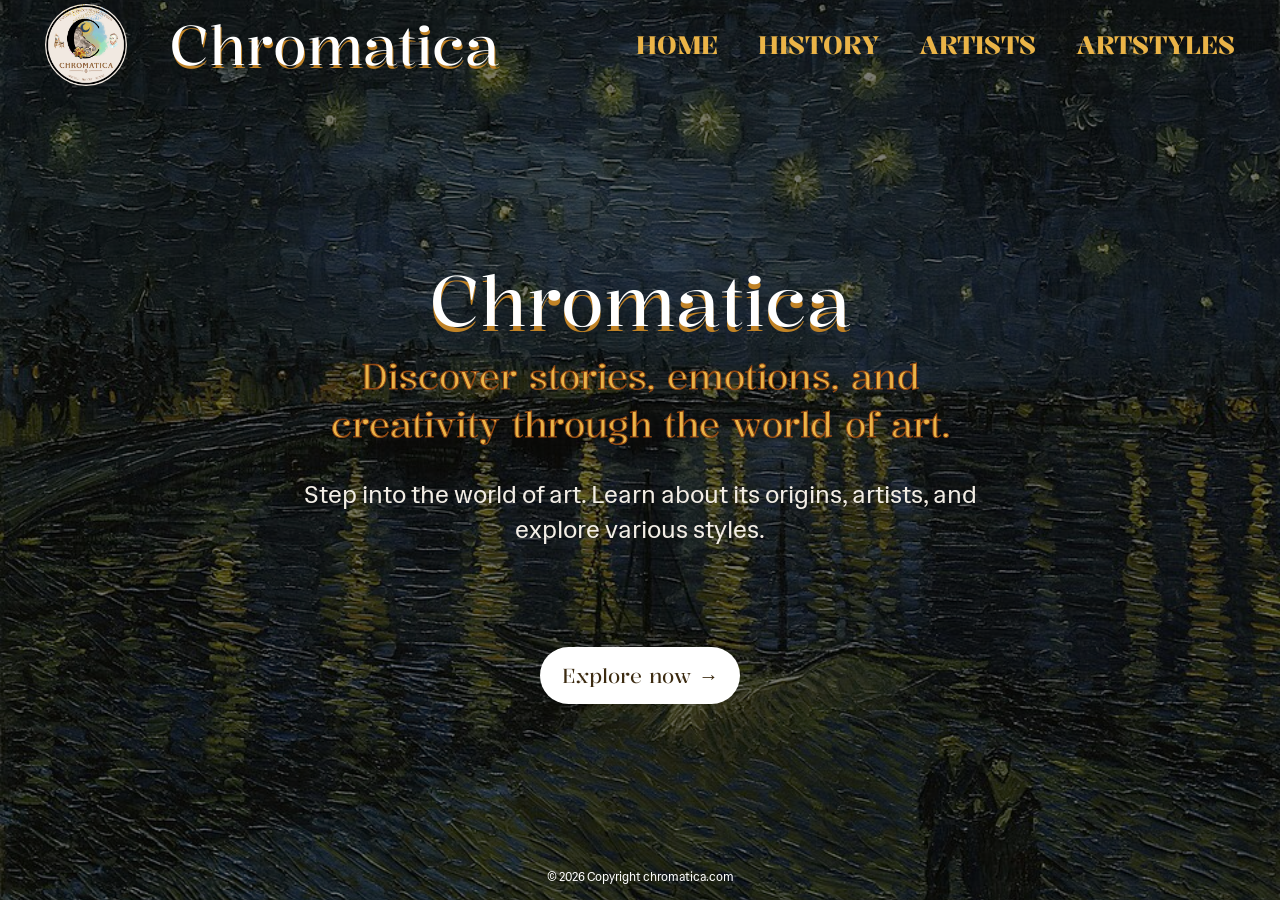
<file: index.html>
<!DOCTYPE html>
<html lang="en">
<head>
    <meta charset="UTF-8">
    <meta name="viewport" content="width=device-width, initial-scale=1.0">
    <title>CHROMATICA</title>
    <link rel="stylesheet" href="css/styles.css">
    <link rel="stylesheet" href="css/index.css">
    <link rel="preconnect" href="https://fonts.googleapis.com">
    <link rel="preconnect" href="https://fonts.gstatic.com" crossorigin>
    <link href="https://fonts.googleapis.com/css2?family=Kalnia:wght@100..700&display=swap" rel="stylesheet">
    <link rel="preconnect" href="https://fonts.googleapis.com">
    <link rel="preconnect" href="https://fonts.gstatic.com" crossorigin>
    <link href="https://fonts.googleapis.com/css2?family=Hedvig+Letters+Sans&family=Kalnia:wght@100..700&display=swap" rel="stylesheet">
</head>

<body>
    <nav>
        <a href="index.html">
            <img class="logo" src="bg_img/logo.png" alt="Chromatica Logo">
            <h3>Chromatica</h3>
        </a>
        <ul>
            <li><a href="index.html">HOME</a></li>
            <li><a href="history.html">HISTORY</a></li> 
            <li><a href="artists.html">ARTISTS</a></li>
            <li><a href="artstyles.html">ARTSTYLES</a></li>
        </ul>
    </nav>

    <section class="intro">
        <h1>Chromatica</h1>
        <h2>Discover stories, emotions, and creativity through the world of art.</h2>
        <p>Step into the world of art. Learn about its origins, artists, and explore various styles.</p>
    </section>

    <a class="button" href="history.html">Explore now →</a>

    <footer>
        <p>&copy; 2026 Copyright chromatica.com</p>
    </footer>
</body>
</html>
</file>
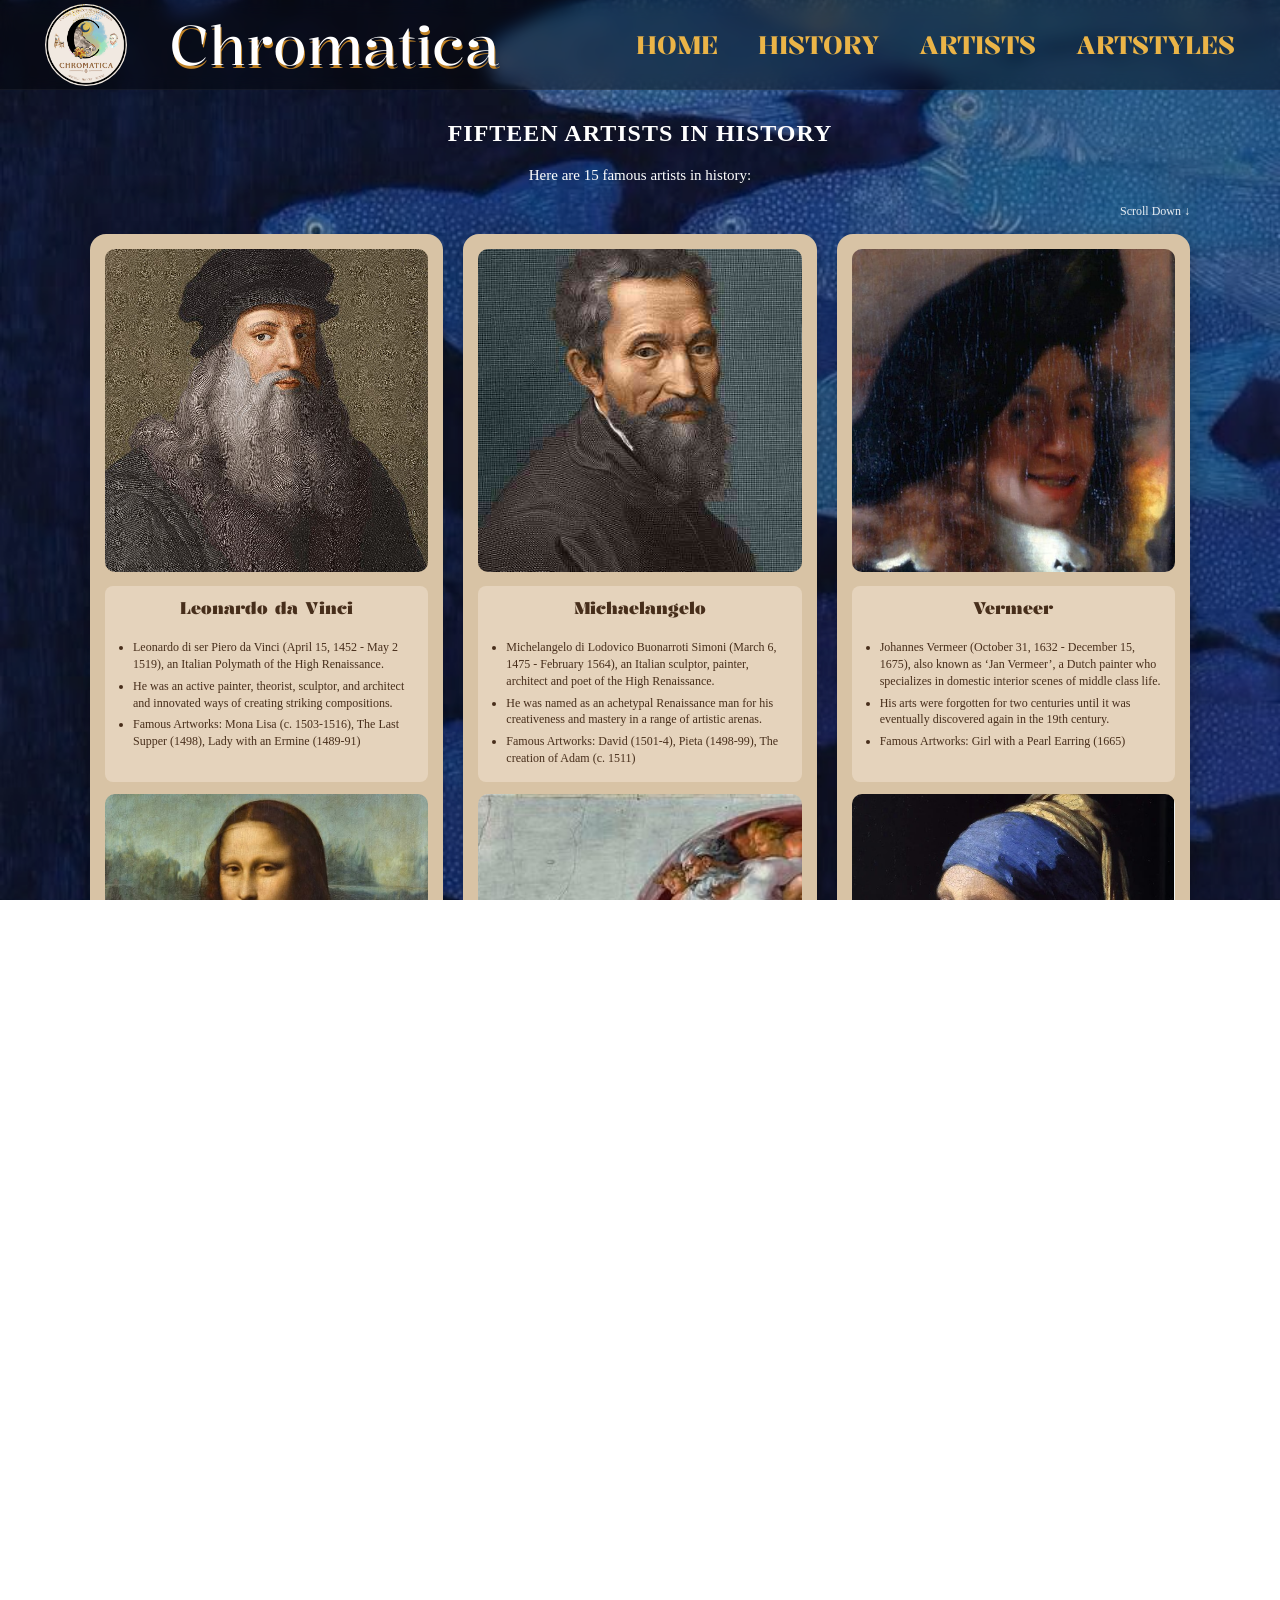
<file: artists.html>
<!DOCTYPE html>
<html lang="en">
<head>
    <meta charset="UTF-8">
    <meta name="viewport" content="width=device-width, initial-scale=1.0">
    <title>Artists</title>
    <link rel="stylesheet" href="css/styles.css">
    <link rel="stylesheet" href="css/artists.css">
    <link rel="preconnect" href="https://fonts.googleapis.com">
    <link rel="preconnect" href="https://fonts.gstatic.com" crossorigin>
    <link href="https://fonts.googleapis.com/css2?family=Kalnia:wght@100..700&display=swap" rel="stylesheet">
    <link rel="preconnect" href="https://fonts.googleapis.com">
    <link rel="preconnect" href="https://fonts.gstatic.com" crossorigin>
    <link href="https://fonts.googleapis.com/css2?family=Hedvig+Letters+Sans&family=Kalnia:wght@100..700&display=swap" rel="stylesheet">
</head>
<body>
    <nav class="nav-banner">
        <a href="index.html">
            <img class="logo" src="bg_img/logo.png" alt="Chromatica Logo">
            <h3>Chromatica</h3>
        </a>
        <ul>
            <li><a href="index.html">HOME</a></li>
            <li><a href="history.html">HISTORY</a></li> 
            <li><a href="artists.html">ARTISTS</a></li>
            <li><a href="artstyles.html">ARTSTYLES</a></li>
        </ul>
    </nav>

    <h2>FIFTEEN ARTISTS IN HISTORY</h2>
    <p>Here are 15 famous artists in history:</p>

    <div class="container">
        <span class="swipe-hint">Scroll Down ↓</span>
        <section class="artist-slide">
            <article class="artist-card">
                <div>
                    <img src="artists_img/da-vinci.jpg" alt="Leonardo da Vinci">
                </div>
                <div class="card-info">
                    <h4>Leonardo da Vinci</h4>
                    <ul>
                        <li>Leonardo di ser Piero da Vinci (April 15, 1452 - May 2 1519), an Italian Polymath of the High Renaissance.</li>
                        <li>He was an active painter, theorist, sculptor, and architect and innovated ways of creating striking compositions.</li>
                        <li>Famous Artworks: Mona Lisa (c. 1503-1516), The Last Supper (1498), Lady with an Ermine (1489-91)</li>
                    </ul>
                </div>
                <div>
                    <img src="artists_img/mona-lisa.jpg" alt="Mona Lisa">
                </div>
            </article>

            <article class="artist-card">
                <div>
                    <img src="artists_img/michaelangelo.jpg" alt="Michaelangelo">
                </div>
                <div class="card-info">
                    <h4>Michaelangelo</h4>
                    <ul>
                        <li>Michelangelo di Lodovico Buonarroti Simoni (March 6, 1475 - February 1564), an Italian sculptor, painter, architect and poet of the High Renaissance.</li>
                        <li>He was named as an achetypal Renaissance man for his creativeness and mastery in a range of artistic arenas.</li>
                        <li>Famous Artworks: David (1501-4), Pieta (1498-99), The creation of Adam (c. 1511)</li>
                    </ul>
                </div>
                <div>
                    <img src="artists_img/the-creation-of-adam.jpg" alt="The Creation of Adam">
                </div>
            </article>

            <article class="artist-card">
                <div>
                    <img src="artists_img/vermeer.jpg" alt="Vermeer">
                </div>
                <div class="card-info">
                    <h4>Vermeer</h4>
                    <ul>
                        <li>Johannes Vermeer (October 31, 1632 - December 15, 1675), also known as ‘Jan Vermeer’, a Dutch painter who specializes in domestic interior scenes of middle class life.</li>
                        <li>His arts were forgotten for two centuries until it was eventually discovered again in the 19th century.</li>
                        <li>Famous Artworks: Girl with a Pearl Earring (1665)</li>
                    </ul>
                </div>
                <div>
                    <img src="artists_img/girl-with-a-pearl-earring.jpg" alt="Girl with a Pearl Earring">
                </div>
            </article>

            <article class="artist-card">
                <div>
                    <img src="artists_img/monet.jpg" alt="Monet">
                </div>
                <div class="card-info">
                    <h4>Claude Monet</h4>
                    <ul>
                        <li>Claude Monet (November 14, 1840 – December 5, 1926), was a French painter and one of the founders of Impressionism.</li>
                        <li>He became known for capturing light, color, and changing moments in nature through loose and visible brushstrokes.</li>
                        <li>Famous Artwork: Impression, Sunrise (1872), Water Lilies, Haystacks (1890-91), Rouen Cathedral Series (1892-94)</li>
                    </ul>
                </div>
                <div>
                    <img src="artists_img/impression-sunrise.jpg" alt="Impression, Sunrise">
                </div>
            </article>

            <article class="artist-card">
                <div>
                    <img src="artists_img/van-gogh.jpg" alt="Van Gogh">
                </div>
                <div class="card-info">
                    <h4>Vincent van Gogh</h4>
                    <ul>
                        <li>Vincent van Gogh (March 30, 1853 – July 29, 1890), was a Dutch Post-Impressionist painter known for his expressive use of color.</li>
                        <li>His bold brushstrokes and emotional style greatly influenced the development of modern art.</li>
                        <li>Famous Artwork: The Starry Night (1889), Sunflowers (1888–1889), The Bedroom (1888)</li>
                    </ul>
                </div>
                <div>
                    <img src="artists_img/the-starry-night.jpg" alt="The Starry Night">
                </div>
            </article>

            <article class="artist-card">
                <div>
                    <img src="artists_img/picasso.jpg" alt="Picasso">
                </div>
                <div class="card-info">
                    <h4>Pablo Picasso</h4>
                    <ul>
                        <li>Pablo Picasso (October 25, 1881 – April 8, 1973), was a Spanish artist and one of the most influential artists of the 20th century.</li>
                        <li>He helped pioneer Cubism and experimented with many different styles throughout his artistic career.</li>
                        <li>Famous Artwork: Guernica (1937), Les Demoiselles d'Avignon (1907), The Weeping Woman (1937)</li>
                    </ul>
                </div>
                <div>
                    <img src="artists_img/les-demoiselles-d'avignon.jpg" alt="Les Demoiselles d'Avignon">
                </div>
            </article>

            <article class="artist-card">
                <div>
                    <img src="artists_img/gustav.jpg" alt="Gustav Klimt">
                </div>
                <div class="card-info">
                    <h4>Gustav Klimt</h4>
                    <ul>
                        <li>Gustav Klimt (July 14, 1862 – February 6, 1918), was an Austrian painter known for Symbolism and the Vienna Secession movement.</li>
                        <li>His works are recognized for their decorative patterns, rich colors, and use of gold.</li>
                        <li>Famous Artwork: The Kiss (1907–1908), Portrait of Adele Bloch-Bauer I (1907), Judith I (1901)</li>
                    </ul>
                </div>
                <div>
                    <img src="artists_img/the-kiss.jpg" alt="The Kiss">
                </div>
            </article>

            <article class="artist-card">
                <div>
                    <img src="artists_img/turner.jpg" alt="Turner">
                </div>
                <div class="card-info">
                    <h4>J.M.W. Turner</h4>
                    <ul>
                        <li>J. M. W. Turner (April 23, 1775 – December 19, 1851), was an English Romantic painter known for his landscapes and seascapes.</li>
                        <li>His dramatic use of light, atmosphere, and color made him one of the most important landscape painters in history.</li>
                        <li>Famous Artwork: The Fighting Temeraire (1839), Rain, Steam and Speed (1844), The Slave Ship (1840)</li>
                    </ul>
                </div>
                <div>
                    <img src="artists_img/rain-steam-speed.jpg" alt="Rain, Steam and Speed">
                </div>
            </article>

            <article class="artist-card">
                <div>
                    <img src="artists_img/paul.jpg" alt="Paul Cezanne">
                </div>
                <div class="card-info">
                    <h4>Paul Cezanne</h4>
                    <ul>
                        <li>Paul Cézanne (January 19, 1839 – October 22, 1906), was a French Post-Impressionist painter.</li>
                        <li>His unique approach to form and structure influenced the development of modern art and later movements such as Cubism.</li>
                        <li>Famous Artworks: The Card Players (1890–1895), The Basket of Apples (c. 1893), and Mont Sainte-Victoire (series)</li>
                    </ul>
                </div>
                <div>
                    <img src="artists_img/the-card-players.jpg" alt="The Card Players">
                </div>
            </article>

            <article class="artist-card">
                <div>
                    <img src="artists_img/raphael.jpg" alt="Raphael">
                </div>
                <div class="card-info">
                    <h4>Raphael</h4>
                    <ul>
                        <li>Raphael (April 6, 1483 – April 6, 1520), was an Italian painter and architect of the High Renaissance.</li>
                        <li>He was admired for his balanced compositions and harmonious depictions of human figures.</li>
                        <li>Famous Artworks: The School of Athens (1509–1511), Sistine Madonna (1512), and The Transfiguration (1516–1520)</li>
                    </ul>
                </div>
                <div>
                    <img src="artists_img/school-of-athens.jpg" alt="The School of Athens">
                </div>
            </article>

            <article class="artist-card">
                <div>
                    <img src="artists_img/rembrandt.jpg" alt="Rembrandt">
                </div>
                <div class="card-info">
                    <h4>Rembrandt</h4>
                    <ul>
                        <li>Rembrandt (July 15, 1606 – October 4, 1669), was a Dutch painter and one of the greatest artists of the Dutch Golden Age.</li>
                        <li>He became famous for his mastery of light and shadow and his deeply expressive portraits.</li>
                        <li>Famous Artworks: The Night Watch (1642), The Anatomy Lesson of Dr. Nicolaes Tulp (1632), and The Return of the Prodigal Son (c. 1669)</li>
                    </ul>
                </div>
                <div>
                    <img src="artists_img/the-night-watch.jpg" alt="The Night Watch">
                </div>
            </article>

            <article class="artist-card">
                <div>
                    <img src="artists_img/cassat.jpg" alt="Mary Cassatt">
                </div>
                <div class="card-info">
                    <h4>Mary Cassatt</h4>
                    <ul>
                        <li>Mary Cassatt (May 22, 1844 – June 14, 1926), was an American painter and printmaker associated with Impressionism.</li>
                        <li>She was especially known for her paintings depicting women, children, and everyday family life.</li>
                        <li>Famous Artworks: The Child's Bath (1893), Little Girl in a Blue Armchair (1878), and The Boating Party (1893–1894)</li>
                    </ul>
                </div>
                <div>
                    <img src="artists_img/little-girl-in-a-blue-armchair.webp" alt="Little Girl in a Blue Armchair">
                </div>
            </article>

            <article class="artist-card">
                <div>
                    <img src="artists_img/pollock.jpg" alt="Jackson Pollock">
                </div>
                <div class="card-info">
                    <h4>Jackson Pollock</h4>
                    <ul>
                        <li>Jackson Pollock (January 28, 1912 – August 11, 1956), was an American painter and a major figure in Abstract Expressionism.</li>
                        <li>He became famous for his innovative drip painting technique and energetic abstract compositions.</li>
                        <li>Famous Artworks: No. 5, 1948 (1948), Blue Poles (1952), and Mural (1943)</li>
                    </ul>
                </div>
                <div>
                    <img src="artists_img/autumn-rythm.webp" alt="Autumn Rhythm">
                </div>
            </article>

            <article class="artist-card">
                <div>
                    <img src="artists_img/georgia.jpg" alt="Georgia O'Keeffe">
                </div>
                <div class="card-info">
                    <h4>Georgia O'Keeffe</h4>
                    <ul>
                        <li>Georgia O'Keeffe (November 15, 1887 – March 6, 1986), was an American modernist painter known for her paintings of flowers and landscapes.</li>
                        <li>Her distinctive style made her one of the most important figures in American modern art.</li>
                        <li>Famous Artworks: Jimson Weed/White Flower No. 1 (1932), Black Iris III (1926), and Cow's Skull: Red, White, and Blue (1931)</li>
                    </ul>
                </div>
                <div>
                    <img src="artists_img/jimson-weed.jpg" alt="Jimson Weed">
                </div>
            </article>

            <article class="artist-card">
                <div>
                    <img src="artists_img/edvard.jpg" alt="Edvard Munch">
                </div>
                <div class="card-info">
                    <h4>Edvard Munch</h4>
                    <ul>
                        <li>Edvard Munch (December 12, 1863 – January 23, 1944), was a Norwegian painter associated with Expressionism.</li>
                        <li>His emotionally intense works explored themes such as anxiety, love, and human experience.</li>
                        <li>Famous Artworks: The Scream (1893), Madonna (1894–1895), and The Sick Child (1885–1886)</li>
                    </ul>
                </div>
                <div>
                    <img src="artists_img/the-scream.jpg" alt="The Scream">
                </div>
            </article>
        </section>
    </div>
    
    <footer>
        <p>&copy; 2026 Copyright chromatica.com</p>
    </footer>
</body>
</html>
</file>
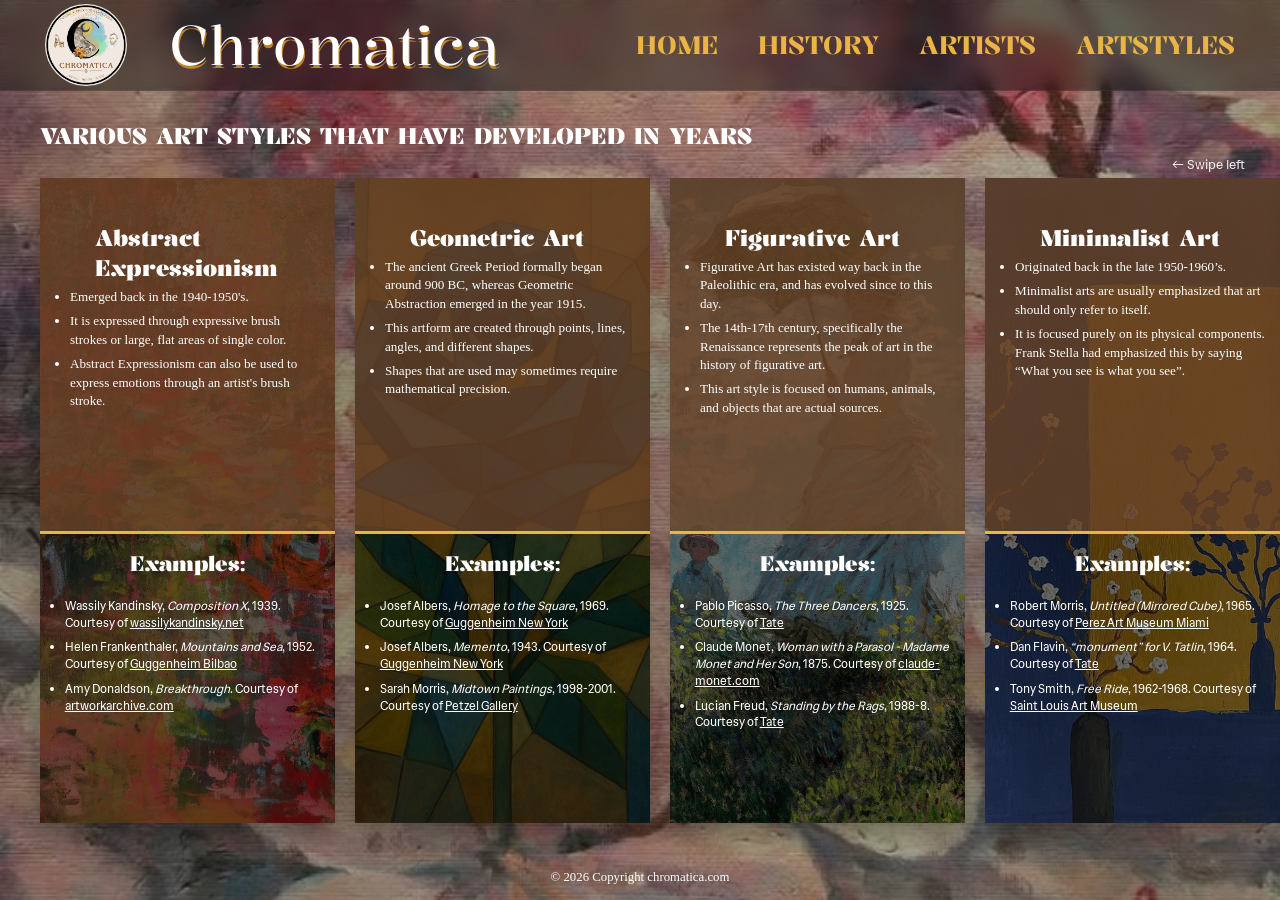
<file: artstyles.html>
<!DOCTYPE html>
<html lang="en">
<head>
    <meta charset="UTF-8">
    <meta name="viewport" content="width=device-width, initial-scale=1.0">
    <title>ARTSTYLES</title>
    <link rel="stylesheet" href="css/styles.css">
    <link rel="stylesheet" href="css/artstyles.css">
    <link rel="preconnect" href="https://fonts.googleapis.com">
    <link rel="preconnect" href="https://fonts.gstatic.com" crossorigin>
    <link href="https://fonts.googleapis.com/css2?family=Kalnia:wght@100..700&display=swap" rel="stylesheet">
    <link rel="preconnect" href="https://fonts.googleapis.com">
    <link rel="preconnect" href="https://fonts.gstatic.com" crossorigin>
    <link href="https://fonts.googleapis.com/css2?family=Hedvig+Letters+Sans&family=Kalnia:wght@100..700&display=swap" rel="stylesheet">
</head>
<body>
    <div class="nav-banner">
        <nav>
        <a href="index.html">
            <img class="logo" src="bg_img/logo.png" alt="Chromatica Logo">
            <h3>Chromatica</h3>
        </a>
        <ul>
            <li><a href="index.html">HOME</a></li>
            <li><a href="history.html">HISTORY</a></li> 
            <li><a href="artists.html">ARTISTS</a></li>
            <li><a href="artstyles.html">ARTSTYLES</a></li>
        </ul>
        </nav>
    </div>

    <h2>VARIOUS ART STYLES THAT HAVE DEVELOPED IN YEARS</h2>
    <span class="swipe-hint">← Swipe left</span>

    <div class="slider-container">
        <section class="art-slide" id="abstract-expressionism">
            <div class="card-info">
                <h2>Abstract Expressionism</h2>
                <ul class="info-list">
                <li>Emerged back in the 1940-1950's.</li>
                <li>It is expressed through expressive brush strokes or large, flat areas of single color.</li>
                <li>Abstract Expressionism can also be used to express emotions through an artist's brush stroke.</li>
                </ul>
            </div>

            <div class="card-examples">
                <h3>Examples:</h3>
                <ul class="example-list">
                <li>Wassily Kandinsky, <em>Composition X</em>, 1939. Courtesy of <a href="https://www.wassilykandinsky.net/work-62.php" target="_blank">wassilykandinsky.net</a></li>
                <li>Helen Frankenthaler, <em>Mountains and Sea</em>, 1952. Courtesy of <a href="https://www.guggenheim-bilbao.eus/en/exhibitions/after-mountains-and-sea-frankenthaler-1956-1959" target="_blank">Guggenheim Bilbao</a></li>
                <li>Amy Donaldson, <em>Breakthrough</em>. Courtesy of <a href="https://www.artworkarchive.com/profile/amy-donaldson/artwork/breakthrough--13" target="_blank">artworkarchive.com</a></li>
                </ul>
            </div>
        </section>

        <section class="art-slide" id="geometric-art">
            <div class="card-info">
                <h2>Geometric Art</h2>
                <ul class="info-list">
                    <li>The ancient Greek Period formally began around 900 BC, whereas Geometric Abstraction emerged in the year 1915.</li>
                    <li>This artform are created through points, lines, angles, and different shapes.</li>
                    <li>Shapes that are used may sometimes require mathematical precision.</li>
                </ul>
            </div>

            <div class="card-examples">
                <h3>Examples:</h3>
                <ul class="example-list">
                    <li>Josef Albers, <em>Homage to the Square</em>, 1969. Courtesy of <a href="https://www.guggenheim.org/artwork/173" target="_blank">Guggenheim New York</a></li>
                    <li>Josef Albers, <em>Memento</em>, 1943. Courtesy of <a href="https://www.guggenheim.org/artwork/163" target="_blank">Guggenheim New York</a></li>
                    <li>Sarah Morris, <em>Midtown Paintings</em>, 1998-2001. Courtesy of <a href="https://www.guggenheim.org/artwork/163" target="_blank">Petzel Gallery</a></li>
                </ul>
            </div>
        </section>

        <section class="art-slide" id="figurative-art">
            <div class="card-info">
                <h2>Figurative Art</h2>
                <ul class="info-list">
                    <li>Figurative Art has existed way back in the Paleolithic era, and has evolved since to this day.</li>
                    <li>The 14th-17th century, specifically the Renaissance represents the peak of art in the history of figurative art.</li>
                    <li>This art style is focused on humans, animals, and objects that are actual sources.</li>
                </ul>
            </div>

            <div class="card-examples">
                <h3>Examples:</h3>
                <ul class="example-list">
                    <li>Pablo Picasso, <em>The Three Dancers</em>, 1925. Courtesy of <a href="https://www.tate.org.uk/art/artworks/picasso-the-three-dancers-t00729" target="_blank">Tate</a></li>
                    <li>Claude Monet, <em>Woman with a Parasol - Madame Monet and Her Son</em>, 1875. Courtesy of <a href="https://www.claude-monet.com/woman-with-a-parasol.jsp" target="_blank">claude-monet.com</a></li>
                    <li>Lucian Freud, <em>Standing by the Rags</em>, 1988-8. Courtesy of <a href="https://www.tate.org.uk/art/artworks/freud-standing-by-the-rags-t05722" target="_blank">Tate</a></li>
                </ul>
            </div>
        </section>

        <section class="art-slide" id="minimalist-art">
            <div class="card-info">
                <h2>Minimalist Art</h2>
                <ul class="info-list">
                    <li>Originated back in the late 1950-1960’s.</li>
                    <li>Minimalist arts are usually emphasized that art should only refer to itself.</li>
                    <li>It is focused purely on its physical components. Frank Stella had emphasized this by saying “What you see is what you see”.</li>
                </ul>
            </div>

            <div class="card-examples">
                <h3>Examples:</h3>
                <ul class="example-list">
                    <li>Robert Morris, <em>Untitled (Mirrored Cube)</em>, 1965. Courtesy of <a href="https://www.pamm.org/en/artwork/2014.172a-d" target="_blank">Perez Art Museum Miami</a> </li>
                    <li>Dan Flavin, <em>“monument” for V. Tatlin</em>, 1964. Courtesy of <a href="https://www.tate.org.uk/art/artists/dan-flavin-1101" target="_blank">Tate</a></li>
                    <li>Tony Smith, <em>Free Ride</em>, 1962-1968. Courtesy of <a href="https://www.slam.org/collection/objects/8215/" target="_blank">Saint Louis Art Museum</a></li>
                </ul>
            </div>
        </section>

        <section class="art-slide" id="pop-art">
            <div class="card-info">
                <h2>Pop Art</h2>
                <ul class="info-list">
                    <li>Reached its peak in the year 1960.</li>
                    <li>Artists used imagery from advertisements, comic books, product packaging, and media to create art.</li>
                </ul>
            </div>

            <div class="card-examples">
                <h3>Examples:</h3>
                <ul class="example-list">
                    <li>Richard Hamilton, <em>Just what is it that makes today's homes so different, so appealing?</em>, 1956. Courtesy of <a href="https://en.wikipedia.org/wiki/Just_what_is_it_that_makes_today's_homes_so_different,_so_appealing%3F" target="_blank">Wikipedia</a></li.>
                    <li>Deborah Kass, <em>Jewish Jackie</em>, 1992. Courtesy of <a href="https://www.moma.org/collection/works/60016?sov_referrer=art_term&art_term_slug=pop-art" target="_blank">MoMA</a></li>
                    <li>James Rosenquist, <em>F-111</em>, 1964-65. Courtesy of <a href="https://www.moma.org/collection/works/79805?sov_referrer=art_term&art_term_slug=pop-art" target="_blank">MoMA</a></li>
                </ul>
            </div>
        </section>

        <section class="art-slide" id="surrealism">
            <div class="card-info">
                <h2>Surrealism</h2>
                <ul class="info-list">
                    <li>Began in 1920’s.</li>
                    <li>Often interpreted dreams and memories through imagery, creating alternate realities that defined logical thought.</li>
                </ul>
            </div>

            <div class="card-examples">
                <h3>Examples:</h3>
                <ul class="example-list">
                    <li>Rene Magritte, <em>The Treachery of Images</em>, 1929. Courtesy of <a href="https://www.renemagritte.org/the-treachery-of-images.jsp" target="_blank">renemagritte.org</a></li>

                    <li>Andre Masson, <em>Automatic Drawing</em>, 1924. Courtesy of <a href="https://www.moma.org/collection/works/38201" target="_blank">MoMA</a></li>

                    <li>Dorothea Tanning,<em>The Girl</em>, 1950. Courtesy of <a href="https://www.tate.org.uk/art/artworks/tanning-the-girl-t15419" target="_blank">Tate</a></li>
                </ul>
            </div>
        </section>

        <section class="art-slide" id="impressionism">
            <div class="card-info">
                <h2>Impressionism</h2>
                <ul class="info-list">
                    <li>Was a 19th century art movement.</li>
                    <li>This art style originated on an exhibition in France, which featured famous artists.</li>
                    <li>Their artworks, with the implication of being “unfinished” coined the term of Impressionism.</li>
                </ul>
            </div>

            <div class="card-examples">
                <h3>Examples:</h3>
                <ul class="example-list">
                    <li>Bato Dugarzhapov, <em>Breakfast on a grass</em>, Courtesy of <a href="https://gerrie-thefriendlyghost.blogspot.com/2011/01/bato-durgazhapov-beyond-claude-monet.html" target="_blank">The Linausaurus</a></li>
                    <li>Claude Monet, <em>Impression, Sunrise</em>, 1872. Courtesy of <a href="https://en.wikipedia.org/wiki/Impression,_Sunrise" target="_blank">wikipedia.org</a></li>
                    <li>Edouard Manet, <em>Le Déjeuner sur l'herbe (The Luncheon on the Grass)</em>, 1863. Courtesy of <a href="https://www.manet.org/luncheon-on-the-grass.jsp" target="_blank">manet.org</a></li>
                </ul>
            </div>
        </section>

        <section class="art-slide" id="cubism">
            <div class="card-info">
                <h2>Cubism</h2>
                <ul class="info-list">
                    <li>Emerged in the early 20th century in Paris.</li>
                    <li>Has three components: geometricity, simultaneity of multiple perspectives, and exploring a “fourth dimension”.</li>
                    <li>This art has become the starting point for many abstract styles.</li>
                </ul>
            </div>

            <div class="card-examples">
                <h3>Examples:</h3>
                <ul class="example-list">
                    <li>Pablo Picasso, <em>Girl with a Mandolin</em>, 1910. Courtesy of <a href="https://en.wikipedia.org/wiki/Girl_with_a_Mandolin" target="_blank">Wikipedia</a></li>
                    <li>Georges Braque, <em>Mandora</em>, 1909-10. Courtesy of <a href="https://www.tate.org.uk/art/artworks/braque-mandora-t00833" target="_blank">Tate</a></li>
                    <li>Roger de la Fresnaye, <em>Artillery</em>, 1911. Courtesy of <a href="https://www.metmuseum.org/art/collection/search/485807">The Metropolitan Museum of Art</a></li>
                </ul>
            </div>
        </section>

        <section class="art-slide" id="text-based">
            <div class="card-info">
                <h2>Text-based Art</h2>
                <ul class="info-list">
                    <li>Became popular in the 1960’s.</li>
                    <li>This type of art blends written words with visual designs to create meaning, often conveying messages with deep meanings.</li>
                </ul>
            </div>

            <div class="card-examples">
                <h3>Examples:</h3>
                <ul class="example-list">
                    <li>Robert Indiana, <em>Decade: Autoportrait</em>, 1969. Courtesy of <a href="https://clarendonfineart.com/en-us/products/decade-autoportrait-1969?srsltid=AfmBOoooRtfQ4L6BBI6APRXEyJHp1Pp4mNrsZUN4SQtHuor9sRiYXx-i" target="_blank">Clarendon Fine Art</a></li>

                    <li>Barbara Kruger, <em>Untitled (Your body is a battleground)</em>, 1989. Courtesy of <a href="https://www.nga.gov/artworks/230973-untitled-your-body-battleground" target="_blank">National Gallery of Art</a></li>

                    <li>Tracey Emin, <em>This is Another Place</em>, 2007. Courtesy of <a href="https://www.sothebys.com/en/buy/auction/2024/modern-contemporary-day-auction/this-is-another-place" target="_blank">Sotheby’s</a></li>
                </ul>
            </div>
        </section>

        <section class="art-slide" id="hyperrealism">
            <div class="card-info">
                <h2>Hyperrealism</h2>
                <ul class="info-list">
                    <li>Also called “superrealism”.</li>
                    <li>Hyperrealism shows artworks that are like high-resolution photography.</li>
                    <li>Artists make detailed works, that may also express emotions or narratives.</li>
                </ul>
            </div>

            <div class="card-examples">
                <h3>Examples:</h3>
                <ul class="example-list">
                    <li>Charles bell, <em>Circus Act</em>, 1994. Courtesy of <a href="https://www.artsy.net/artwork/charles-bell-circus-act" target="_blank">Artsy</a></li>

                    <li>Nataliya Bagatskaya, <em>Still life in hyperrealism "Just Tender Peaches..."</em>, 2021. Courtesy of <a href="https://theartling.com/en/artwork/nataliya-bagatskaya-still-life-in-hyperrealism-just-tender-peaches/?srsltid=AfmBOoo21gyA4-0zrGEOniV6eMS7Y4GWbg5QwUcv8DERq7ILRotJzr_e" target="_blank">The Artling</a></li>

                    <li>Douglas W Newton, <em>Violet and Red</em>, 2021. Courtesy of <a href="https://theartling.com/en/artwork/douglas-w-newton-violet-and-red/" target="_blank">The Artling</a></li>
                </ul>
            </div>
        </section>
    </div>    
    
    <footer>
        <p>&copy; 2026 Copyright chromatica.com</p>
    </footer>

    <script src="js/slider.js"></script>
</body>
</html>
</file>
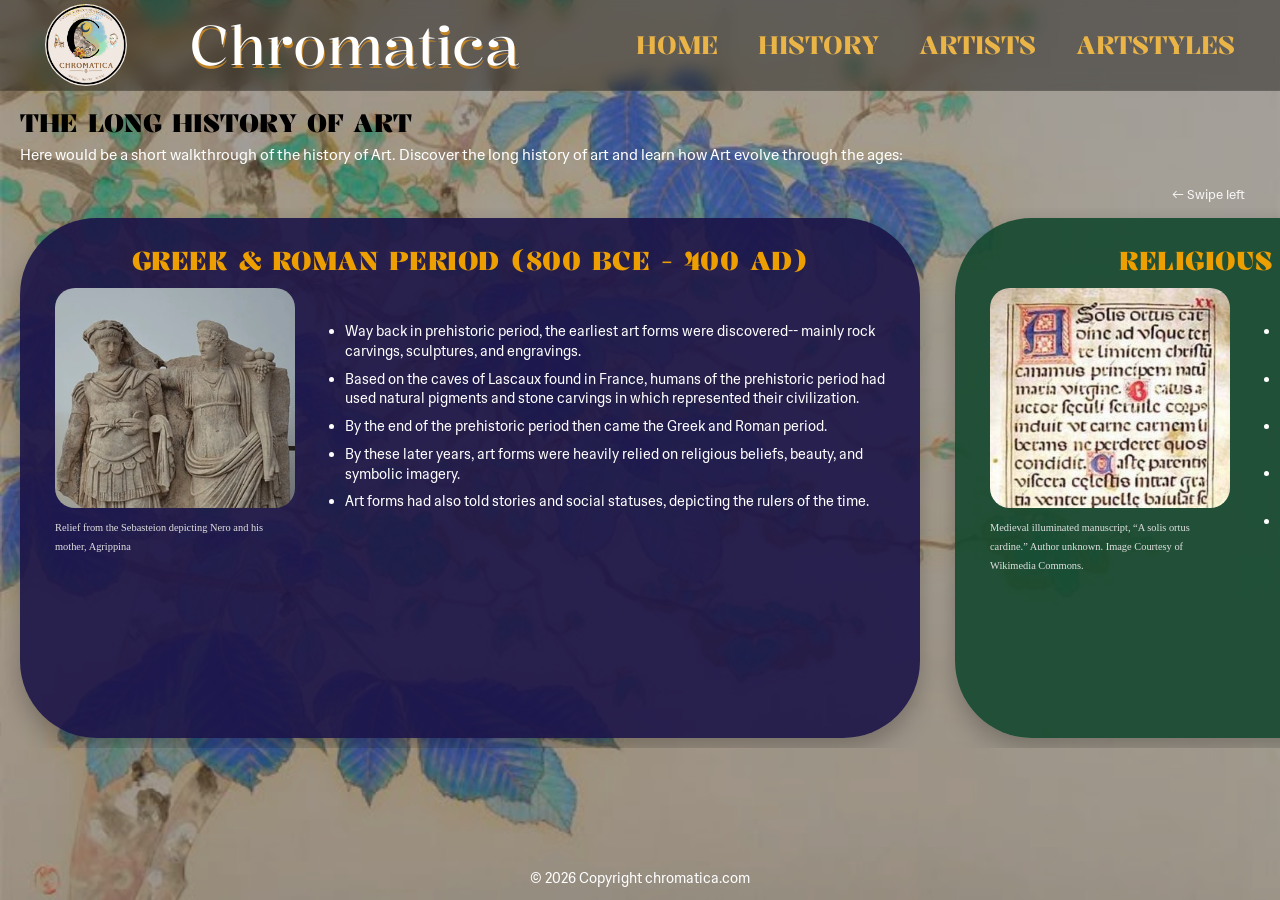
<file: history.html>
<!DOCTYPE html>
<html lang="en">
<head>
    <meta charset="UTF-8">
    <meta name="viewport" content="width=device-width, initial-scale=1.0">
    <title>HISTORY</title>
    <link rel="stylesheet" href="css/styles.css">
    <link rel="stylesheet" href="css/history.css">
    <link rel="preconnect" href="https://fonts.googleapis.com">
    <link rel="preconnect" href="https://fonts.gstatic.com" crossorigin>
    <link href="https://fonts.googleapis.com/css2?family=Kalnia:wght@100..700&display=swap" rel="stylesheet">
    <link rel="preconnect" href="https://fonts.googleapis.com">
    <link rel="preconnect" href="https://fonts.gstatic.com" crossorigin>
    <link href="https://fonts.googleapis.com/css2?family=Hedvig+Letters+Sans&family=Kalnia:wght@100..700&display=swap" rel="stylesheet">
</head>

<body>
    <div class="nav-banner">
        <nav>
        <a href="index.html">
            <img class="logo" src="bg_img/logo.png" alt="Chromatica Logo">
            <h3>Chromatica</h3>
        </a>
        <ul>
            <li><a href="index.html">HOME</a></li>
            <li><a href="history.html">HISTORY</a></li> 
            <li><a href="artists.html">ARTISTS</a></li>
            <li><a href="artstyles.html">ARTSTYLES</a></li>
        </ul>
        </nav>
    </div>
    
    <h3>THE LONG HISTORY OF ART</h3>
    <p>Here would be a short walkthrough of the history of Art. Discover the long history of art and learn how Art evolve through the ages:</p>
    <span class="swipe-hint">← Swipe left</span>

    <div class="slider-container">
        <section class="history-slide">
            <h2 class="slide-title">GREEK & ROMAN PERIOD (800 BCE - 400 AD)</h2>
            <div class="slide-content">
                <figure class="media">
                <div class="image-wrap">
                    <img src="history_img/greek-roman-period.webp" alt="Relief from the Sebasteion depicting Nero and Agrippina">
                </div>
                <figcaption>
                    <small>Relief from the Sebasteion depicting Nero and his mother, Agrippina</small>
                </figcaption>
                </figure>
                
                <div class="text-container">
                <ul class="info-list">
                    <li>Way back in prehistoric period, the earliest art forms were discovered-- mainly rock carvings, sculptures, and engravings.</li>
                    <li>Based on the caves of Lascaux found in France, humans of the prehistoric period had used natural pigments and stone carvings in which represented their civilization.</li>
                    <li>By the end of the prehistoric period then came the Greek and Roman period.</li>
                    <li>By these later years, art forms were heavily relied on religious beliefs, beauty, and symbolic imagery.</li>
                    <li>Art forms had also told stories and social statuses, depicting the rulers of the time.</li>
                </ul>
                </div>
            </div>
        </section>

        <section class="history-slide">
            <h2 class="slide-title">RELIGIOUS MEDIEVAL (400 – 1350 AD)</h2>
            <div class="slide-content">
                <figure class="media">
                <div class="image-wrap">
                    <img src="history_img/religious-medieval.jpg" alt="Medieval Illuminated Manuscript">
                </div>
                <figcaption>
                    <small>Medieval illuminated manuscript, “A solis ortus cardine.” Author unknown. Image Courtesy of Wikimedia Commons.</small>
                </figcaption>
                </figure>
                
                <div class="text-container">
                <ul class="info-list">
                    <li>The Medieval period followed the decline of the Roman Empire and was strongly influenced by Christianity and the Church.</li>
                    <li>Art mainly appeared in paintings, manuscripts, mosaics, tapestries, and religious architecture.</li>
                    <li>Different styles developed during this period, including Early Christian, Byzantine, Romanesque, and Gothic art.</li>
                    <li>Most artworks focused on religious stories, symbols, and spiritual beliefs rather than realistic representations.</li>
                    <li>Art during this period reflected the strong influence of religion on European society.</li>
                </ul>
                </div>
            </div>
        </section>

        <section class="history-slide">
            <h2 class="slide-title">RENAISSANCE PERIOD ART (1350 – 1600 AD)</h2>
            <div class="slide-content">
                <figure class="media">
                <div class="image-wrap">
                    <img src="history_img/renaissance-period.jpg" alt="Renaissance Painting">
                </div>
                <figcaption>
                    <small>Raphael, “The School of Athens,” 1509–1511. Image Courtesy of Wikimedia Commons</small>
                </figcaption>
                </figure>
                
                <div class="text-container">
                <ul class="info-list">
                    <li>Way back in  prehistoric period, the earliest art forms were discovered-- mainly rock carvings, sculptures, and engravings.</li>
                    <li>Based on the caves of Lascaux found in France, humans of the prehistoric period had used natural pigments and stone carvings in which represented their civilization.</li>
                    <li>By the end of the prehistoric period then came the Greek and Roman period.</li>
                    <li>By these later years, art forms were heavily relied on religious beliefs, beauty, and symbolic imagery.</li>
                    <li>Art forms had also told stories and social statuses, depicting the rulers of the time.</li>
                </ul>
                </div>
            </div>
        </section>

        <section class="history-slide">
            <h2 class="slide-title">ORNATE BAROQUE (1600–1750 AD)</h2>
            <div class="slide-content">
                <figure class="media">
                <div class="image-wrap">
                    <img src="history_img/ornate-baroque.jpg" alt="Baroque Painting">
                </div>
                <figcaption>
                    <small>Caravaggio, “The Calling of Saint Matthew,” c. 1599–1600. Image Courtesy of Wikipedia</small>
                </figcaption>
                </figure>
                
                <div class="text-container">
                <ul class="info-list">
                    <li>The Baroque period was known for dramatic, detailed, and highly decorative art and architecture.</li>
                    <li>Artists used rich colors, strong contrasts, movement, and emotion to create a sense of drama.</li>
                    <li>Religious and political themes were common, especially during the Catholic Counter-Reformation.</li>
                    <li>Artists such as Rembrandt, Peter Paul Rubens, and Anthony van Dyck became important figures of the period.</li>
                    <li>The later Rococo style developed from Baroque and featured a lighter, more elegant, and decorative appearance.</li>
                </ul>
                </div>
            </div>
        </section>

        <section class="history-slide">
            <h2 class="slide-title">LOGICAL NEOCLASSICAL (1750–1800)</h2>
            <div class="slide-content">
                <figure class="media">
                <div class="image-wrap">
                    <img src="history_img/logical-neoclassical.jpg" alt="Neoclassical Painting">
                </div>
                <figcaption>
                    <small>Jacques-Louis David, “The Oath of the Horatii,” 1784. Image Courtesy of Wikipedia</small>
                </figcaption>
                </figure>
                
                <div class="text-container">
                <ul class="info-list">
                    <li>Neoclassical art was inspired by the cultures and artistic ideals of Ancient Greece and Rome.</li>
                    <li>Artists emphasized simplicity, balance, proportion, and idealized beauty.</li>
                    <li>The movement focused on logic, order, and discipline.</li>
                    <li>Ancient ruins and classical sculptures became important sources of inspiration.</li>
                    <li>Neoclassicism was partly a reaction against the highly decorative style of Baroque and Rococo art.</li>
                </ul>
                </div>
            </div>
        </section>

        <section class="history-slide">
            <h2 class="slide-title">PASSIONATE ROMANTIC (1800–1850)</h2>
            <div class="slide-content">
                <figure class="media">
                <div class="image-wrap">
                    <img src="history_img/passionate-romantic.jpg" alt="Romantic Painting">
                </div>
                <figcaption>
                    <small>Caspar David Friedrich, “Wanderer above the Sea of Fog,” c. 1817–1818. Image Courtesy of Wikimedia Commons.</small>
                </figcaption>
                </figure>
                
                <div class="text-container">
                <ul class="info-list">
                    <li>Romanticism focused on emotion, imagination, individual expression, and the beauty of nature.</li>
                    <li>Artists moved away from the strict order and logic of Neoclassicism.</li>
                    <li>Dramatic landscapes, powerful emotions, and historical events became popular subjects.</li>
                    <li>Romantic art was also influenced by reactions to the Industrial Revolution and the Age of Enlightenment.</li>
                    <li>The movement emphasized personal feelings and the power of human imagination.</li>
                </ul>
                </div>
            </div>
        </section>

        <section class="history-slide">
            <h2 class="slide-title">PRECISE REALISTIC (1850–1940s)</h2>
            <div class="slide-content">
                <figure class="media">
                <div class="image-wrap">
                    <img src="history_img/precise-realistic.jpg" alt="Realistic Painting">
                </div>
                <figcaption>
                    <small>Gustave Courbet, “The Stone Breakers,” 1849–1850. Image Courtesy of WikiArt</small>
                </figcaption>
                </figure>
                
                <div class="text-container">
                <ul class="info-list">
                    <li>Realism began in France and focused on representing everyday life as truthfully as possible.</li>
                    <li>Artists often depicted ordinary people, social conditions, and realistic subjects.</li>
                    <li>The movement was influenced by developments such as journalism and photography.</li>
                    <li>Artists rejected the idealized and emotional subjects often found in Romanticism.</li>
                    <li>Later movements, including Arts and Crafts, Folk Art, and American Regionalism, also reflected aspects of everyday life and society.</li>
                </ul>
                </div>
            </div>
        </section>

        <section class="history-slide">
            <h2 class="slide-title">MODERN ART PERIOD (1850–1960s)</h2>
            <div class="slide-content">
                <figure class="media">
                <div class="image-wrap">
                    <img src="history_img/modern-art.jpg" alt="Modern Art">
                </div>
                <figcaption>
                    <small>Claude Monet, “Impression, Sunrise,” 1872. Musée Marmottan Monet, Paris. Image Courtesy of Wikimedia Commons.</small>
                </figcaption>
                </figure>
                
                <div class="text-container">
                <ul class="info-list">
                    <li>Modern art introduced new ideas, techniques, and ways of representing reality.</li>
                    <li>Artists began experimenting with color, form, emotion, and different artistic perspectives.</li>
                    <li>Important movements included Impressionism, Post-Impressionism, Symbolism, Art Nouveau, and Expressionism.</li>
                    <li>Artists became less focused on traditional subjects and more interested in personal expression and experimentation.</li>
                    <li>This period helped transform art and influenced many styles that followed.</li>
                </ul>
                </div>
            </div>
        </section>

        <section class="history-slide">
            <h2 class="slide-title">CONTEMPORARY ART PERIOD (1960s–PRESENT)</h2>
            <div class="slide-content">
                <figure class="media">
                <div class="image-wrap">
                    <img src="history_img/contemporary-art.jpg" alt="Contemporary Art">
                </div>
                <figcaption>
                    <small>Andy Warhol, “Campbell's Soup Cans,” 1962. Image Courtesy of MoMA.</small>
                </figcaption>
                </figure>
                
                <div class="text-container">
                <ul class="info-list">
                    <li>Contemporary art represents the ongoing development of art from the 1960s to the present.</li>
                    <li>Artists explore a wide variety of ideas, materials, techniques, and subjects.</li>
                    <li>Major movements include Postmodernism, Pop Art, Op Art, Conceptual Art, and Minimalism.</li>
                    <li>Contemporary art often challenges traditional ideas about what can be considered art.</li>
                    <li>It continues to reflect modern society, culture, technology, and individual perspectives.</li>
                </ul>
                </div>
            </div>
        </section>
    </div>

    <footer>
        <p>&copy; 2026 Copyright chromatica.com</p>
    </footer>

    <script src="js/slider.js"></script>
</body>
</html>
</file>
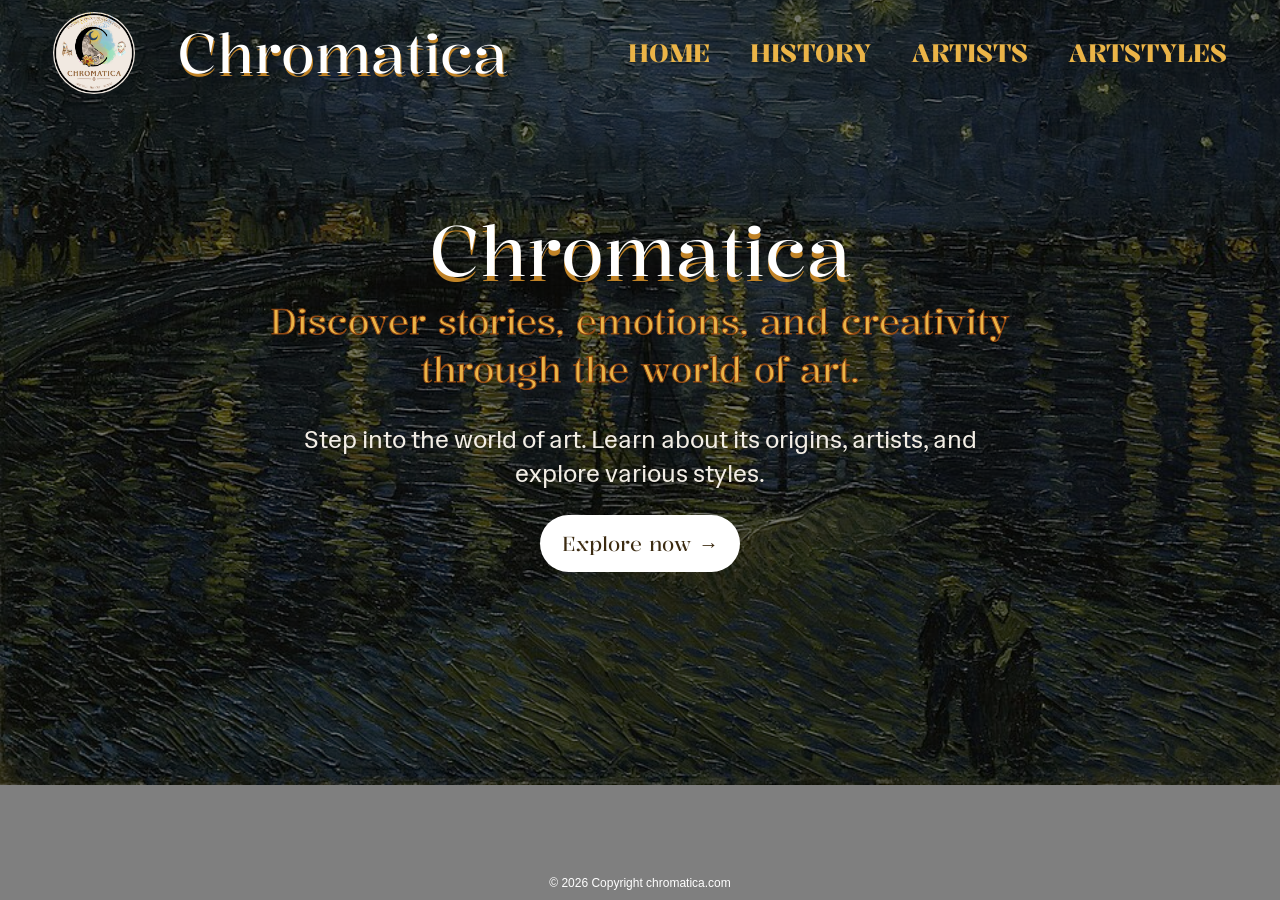
<file: home.html>
<!DOCTYPE html>
<html lang="en">
<head>
    <meta charset="UTF-8">
    <meta name="viewport" content="width=device-width, initial-scale=1.0">
    <title>CHROMATICA</title>
    <link rel="stylesheet" href="css/styles.css">
    <link rel="stylesheet" href="css/home.css">
    <link rel="preconnect" href="https://fonts.googleapis.com">
    <link rel="preconnect" href="https://fonts.gstatic.com" crossorigin>
    <link href="https://fonts.googleapis.com/css2?family=Kalnia:wght@100..700&display=swap" rel="stylesheet">
    <link rel="preconnect" href="https://fonts.googleapis.com">
    <link rel="preconnect" href="https://fonts.gstatic.com" crossorigin>
    <link href="https://fonts.googleapis.com/css2?family=Hedvig+Letters+Sans&family=Kalnia:wght@100..700&display=swap" rel="stylesheet">
</head>

<body>
    <nav>
        <a href="home.html">
            <img class="logo" src="bg_img/logo.png" alt="Chromatica Logo">
            <h3>Chromatica</h3>
        </a>
        <ul>
            <li><a href="home.html">HOME</a></li>
            <li><a href="history.html">HISTORY</a></li> 
            <li><a href="artists.html">ARTISTS</a></li>
            <li><a href="artstyles.html">ARTSTYLES</a></li>
        </ul>
    </nav>

    <section class="intro">
        <h1>Chromatica</h1>
        <h2>Discover stories, emotions, and creativity through the world of art.</h2>
        <p>Step into the world of art. Learn about its origins, artists, and explore various styles.</p>
    </section>

    <a class="button" href="history.html">Explore now →</a>

    <footer>
        <p>&copy; 2026 Copyright chromatica.com</p>
    </footer>
</body>
</html>
</file>
<file: css/styles.css>
.logo {
    width: 45px;
    height: 45px;
    border-radius: 50%;
}

.nav-banner {
    border-bottom: 1px solid rgba(255, 255, 255, 0.05);
    background: rgba(0, 0, 0, 0.40);
    backdrop-filter: blur(8px);
    width: 100%;
    flex-shrink: 0;
    box-sizing: border-box;
}

nav {    
    width: 100%;
    height: auto;
    display: flex;
    flex-direction: column;
    padding: 15px;
    align-items: center;
    gap: 15px;
    box-sizing: border-box;
    text-decoration: none;
}

nav > a {    
    width: 100%;
    display: flex;
    align-items: center;
    color: white;
    text-decoration: none;
    justify-content: center;
}

nav h3 {    
    margin: 0;
    width: auto;
    height: auto;
    display: flex;
    flex-direction: column;
    justify-content: center;
    color: #FFF;
    text-align: center;
    font-family: "Kalnia", sans-serif;
    font-size: 24px;
    font-style: normal;
    font-weight: 400;
    line-height: normal;
    text-shadow: 1px 2px 0 #C18326;
}

nav ul {    
    width: 100%;
    margin: 0;
    padding: 0;
    list-style: none;
    display: flex;
    flex-wrap: nowrap;
    justify-content: center;
    align-items: center;
    gap: 12px;
}

nav ul li {
    display: flex;
    align-items: center;
}

nav ul li a {
    color: #EBB447;
    text-align: center;
    font-family: "Kalnia", sans-serif;
    font-size: 13px;
    font-style: normal;
    font-weight: 600;
    line-height: normal;
    text-decoration: none;
}

@media (min-width: 768px) {
    nav {
        padding: 0 25px;
        height: 70px;
        flex-direction: row;
        justify-content: space-between;
        gap: 20px;
        align-items: center;
    }

    nav > a {
        width: auto;        
        height: 100%;
        justify-content: flex-start;
    }

    nav h3 {
        font-size: 26px;
    }

    nav ul {
        width: auto;
        height: 100%;
        justify-content: flex-end;
        gap: 16px;
    }

    nav ul li a {
        font-size: 14px;
    }
}

@media (min-width: 768px) {
    .logo {
        width: 60px;
        height: 60px;
    }

    nav {
        padding: 0 30px;
        height: 80px;
    }

    nav h3 {
        font-size: 36px;
    }

    nav ul {
        gap: 24px;
    }

    nav ul li a {
        font-size: 18px;
    }
}

@media (min-width: 1024px) {
    .logo {
        width: 82px;
        height: 82px;
        border-radius: 82px;
    }

    nav {
        height: 90px;
        padding: 0 45px;
        flex-direction: row;
        justify-content: space-between;
        align-items: center;
        max-width: 100%;
        margin: 0;
    }

    nav > a {
        width: auto;
        justify-content: flex-start;
    }

    nav h3 {
        width: 415px;
        height: 100px;
        font-size: 55px;
        text-shadow: 1px 3px 0 #C18326;
        text-align: center;
    }

    nav ul {
        gap: 40px;
        width: auto;
        justify-content: flex-end;
    }

    nav ul li a {
        font-size: 25px;
    }
}
</file>
<file: css/index.css>
html, body {
    margin: 0;
    padding: 0;
    height: 100%;
    width: 100%;
}

body {
    background-image: url("../bg_img/home-bg.jpg");
    background-size: cover;
    background-position: center;
    background-repeat: no-repeat;
    background-attachment: fixed;
    display: flex;
    flex-direction: column;
    min-height: 100vh;
    box-sizing: border-box;
}

body::before {
    content: "";
    position: fixed;
    top: 0;
    left: 0;
    width: 100%;
    height: 100%;
    background-color: rgba(0, 0, 0, 0.5);
    z-index: -1;
}

.intro {
    text-align: center;
    margin-top: 40px;
    margin-left: auto;
    margin-right: auto;
    max-width: 90%;
    padding: 0 15px;
    box-sizing: border-box;
}

.intro h1 {
    margin-bottom: 0;
    color: #FFF;
    text-align: center;
    font-family: "Kalnia", sans-serif;
    font-size: 36px;
    font-weight: 400;
    font-style: normal;
    line-height: normal;
    text-shadow: 0 2.5px 0 #C18326;
}

.intro h2 {
    margin-top: 5px;
    color: #EBB447;
    text-align: center;
    -webkit-text-stroke-width: 0.5px;
    -webkit-text-stroke-color: #8F4714;
    font-family: "Kalnia", sans-serif;
    font-size: 18px;
    font-style: normal;
    font-weight: 400;
    line-height: normal;
}

.intro p {
    color: #F3EEE6;
    text-align: center;
    font-family: "Hedvig Letters Sans", sans-serif;
    font-size: 14px;
    font-weight: 400;
    line-height: 1.4;
    margin-bottom: 25px;
}

.button {
    display: block;
    width: 160px;
    margin: auto;
    padding: 10px 15px;
    box-sizing: border-box;
    background-color: #ffffff;
    color: #3C2B11;
    text-align: center;
    text-decoration: none;
    font-family: "Kalnia", sans-serif;
    font-size: 16px;
    font-weight: 400;
    border-radius: 40px;
}

footer {
    width: 100%;
    text-align: center;
    padding: 15px 0;
    margin-top: auto;
}

footer p {
    margin: 0;
    font-family: "Hedvig Letters Sans", sans-serif;
    font-size: 12px;
    color: white;
}

@media (min-width: 768px) {
    .intro {
        margin-top: 70px;
        max-width: 600px;
    }

    .intro h1 {
        font-size: 52px;
        text-shadow: 0 3.5px 0 #C18326;
    }

    .intro h2 {
        font-size: 26px;
        -webkit-text-stroke-width: 0.75px;
    }

    .intro p {
        font-size: 20px;
    }
    
    .button {
        width: 180px;
        padding: 12px 18px;
        font-size: 18px;
    }
}

@media (min-width: 1024px) {
    body {
        height: 100vh;
        overflow: hidden;
    }

    .intro {
        margin-top: 105px;
        max-width: 750px;
    }

    .intro h1 {
        font-size: 70px;
        text-shadow: 0 4.5px 0 #C18326;
    }

    .intro h2 {
        font-size: 35px;
        -webkit-text-stroke-width: 1px;
    }

    .intro p {
        font-size: 25px;
    }

    .button {
        width: 200px;
        padding: 15px 20px;
        font-size: 20px;
    }
}
</file>
<file: css/artists.css>
html, body {
    height: 100%;
    margin: 0;
    padding: 0;
    overflow-x: hidden;
    overflow-y: auto;
    position: relative; 
}

body {
    background-image: url('../bg_img/artists-bg.jpg'); 
    background-size: cover;
    background-position: center;
    background-repeat: no-repeat;
    color: #ffffff;
}

body::before {
    content: "";
    position: fixed;
    top: 0;
    left: 0;
    width: 100%;
    height: 100%;
    background-color: rgba(0, 0, 0, 0.3);
    z-index: -1;
}

.nav-banner {
    border-bottom: 1px solid rgba(255, 255, 255, 0.05);
    background: rgba(0, 0, 0, 0.40);
    backdrop-filter: blur(8px);
    width: 100%;
    box-sizing: border-box;
}

h2 {
    margin-top: 20px;
    font-size: 1.2rem;
    letter-spacing: 1px;
    text-align: center;
}

body > p {
    font-size: 13px;
    color: #fff;
    margin-top: 5px;
    text-align: center;
}

.swipe-hint {
    width: 90%;
    margin-top: 5px;
    margin-bottom: 15px;;
    font-size: 0.75rem;
    color: rgba(255, 255, 255, 0.9);
    text-align: center;
}

.container {
    padding-bottom: 40px;
    display: flex;
    flex-direction: column;
    align-items: center;
}

.artist-slide {
    width: 90%;
    display: grid;
    grid-template-columns: 1fr;
    gap: 20px;
}

.artist-card {
    padding: 15px;
    display: flex;
    height: auto;  
    background-color: #d8c3a5;
    color: #2b2b2b;
    border-radius: 16px;
    flex-direction: column;
    gap: 12px;
    box-shadow: 0 8px 20px rgba(0, 0, 0, 0.3);        
    box-sizing: border-box;
}

.artist-card img {
    width: 100%;
    aspect-ratio: 1 / 1;      
    object-fit: cover;         
    object-position: center 20%; 
    border-radius: 10px;
    display: block;
}

.artist-card img:last-child {
    margin-top: 10px;
    margin-bottom: 2px;
}

.card-info {
    padding: 10px;
    display: flex;
    background-color: #e5d3bc;
    border-radius: 8px;
    flex-direction: column;
}

.card-info h4 {
    margin-top: 0;
    margin-bottom: 8px;
    font-family: "Kalnia", sans-serif;
    font-size: 0.95rem;
    font-weight: bold;
    text-align: center;
    color: #472e1b;
}

.card-info ul {
    margin-bottom: 0;
    padding-left: 18px;
    list-style-type: disc;
    font-size: 0.75rem;
    line-height: 1.4;
    color: #472e1b;
    
}

.card-info ul li {
    margin-bottom: 5px;
}

footer {
    margin-top: 40px;
    text-align: center;
    font-size: 0.85rem;
    color: #9ca3af;
}

@media (min-width: 768px) {
    h2 {
        font-size: 1.4rem;
        margin-top: 25px;
    }

    body > p {
        font-size: 14px;
    }

    .swipe-hint {
        text-align: right;
        max-width: 1100px;
    }

    .artist-slide {
        grid-template-columns: repeat(2, 1fr);
        max-width: 1100px;
    }

    .artist-card {
        height: 100%;
    }

    .card-info {
        flex-grow: 1;
    }

    .card-info h4 {
        font-size: 1rem;
    }

    .artist-card img:last-child {
        margin-top: auto;
    }
}

@media (min-width: 1024px) {
    h2 {
        font-size: 1.5rem;
        margin-top: 30px;
    }

    body > p {
        font-size: 15px;
    }

    .artist-slide {
        grid-template-columns: repeat(3, 1fr);
    }

    .card-info h4 {
        font-size: 1.05rem;
    }
}
</file>
<file: css/artstyles.css>
body {
    background-image: url("../bg_img/artstyles-bg.jpg");
    background-size: cover;
    background-position: center;
    background-repeat: no-repeat;
    color: #fff
}

body::before {
    content: "";
    position: fixed;
    top: 0;
    left: 0;
    width: 100%;
    height: 100%;
    background-color: rgba(0, 0, 0, 0.3);
    z-index: -1;
}

html, body {
    height: 100%;
    margin: 0;
    padding: 0;
    overflow-x: hidden;
    overflow-y: auto;
    position: relative; 
}

.nav-banner {
    border-bottom: 1px solid rgba(255, 255, 255, 0.05);
    background: rgba(0, 0, 0, 0.40);
    backdrop-filter: blur(8px);
    width: 100%;
    box-sizing: border-box;
}

h2 {
    font-family: "Kalnia", serif;
    font-size: 1.1rem;
    color: #ffffff;
    margin: 20px 15px 5px 15px;
    text-align: center;
}

.swipe-hint {
    display: block;
    width: 100%;
    font-family: "Hedvig Letters Sans", sans-serif;
    color: rgba(255, 255, 255, 0.9);
    font-size: 12px;
    text-align: center;
    box-sizing: border-box;
    padding-right: 0;
    margin-top: 5px;
    margin-bottom: 15px;
}

.slider-container {
    display: flex;
    flex-direction: column;
    height: auto; 
    flex-wrap: nowrap;
    gap: 25px;
    padding: 0 15px 40px 15px;
    width: 100%;
    box-sizing: border-box;
}

.art-slide {
    flex: 0 0 auto;
    width: 100%;
    height: auto;
    min-height: 400px;
    overflow: hidden;
    display: flex;
    flex-direction: column;
    box-shadow: 0 10px 25px rgba(0, 0, 0, 0.35);
    transition: transform 0.3s ease;
}

.card-info {
    padding: 15px;
    flex: none;
    display: flex;
    flex-direction: column;
    background-color: rgba(110, 69, 40, 0.77);
    border-bottom: 3px solid #EBB447;
}

.card-info h3 {
    font-family: "Kalnia", sans-serif;
    font-size: 1.25rem;
    color: #ffffff;
    margin-top: 5px;
    margin-bottom: 12px;
    font-weight: 400;
    text-align: center;
    line-height: 1.2;
}

.card-info ul {
    margin: 0;
    padding-left: 15px;
    list-style-type: disc;
}

.card-info ul li {
    font-size: 0.8rem;
    line-height: 1.4;
    margin-bottom: 6px;
}

.card-examples {
    padding-bottom: 20px;
    flex: 1;
    position: relative;
    overflow: hidden;
}

.card-examples h3 {
    margin-top: 15px;
    padding-left: 0;
    font-family: "Kalnia", sans-serif;
    text-align: center;
    font-size: 1.15rem;
}

.card-examples ul {
    margin: 0 auto;
    padding-left: 20px;
    list-style-type: disc;
    max-width: 90%; 
    text-align: left;
}

.card-examples ul li {
    margin-bottom: 8px;
    font-size: 0.75rem;
    line-height: 1.4;
    color: #fff;
    text-align: left; 
}

.card-examples li {
    margin-top: 5px;
    margin-bottom: 10px;
    font-family: "Hedvig Letters Sans", sans-serif;
    font-size: 13px;
    color: #ffffff;
    font-weight: 400;
    text-align: center;
}

.card-examples li a {
    color: #fff;
}

#abstract-expressionism, #geometric-art, #figurative-art, #minimalist-art, #pop-art, #surrealism, #impressionism, #cubism, #text-based, #hyperrealism {
    background-color: rgba(0, 0, 0, 0.58); 
    background-blend-mode: multiply;
    background-size: cover;
    background-position: center;
    background-repeat: no-repeat;
}

#abstract-expressionism { 
    background-image: url(../artstyles_img/abstract.jpg); 
}

#geometric-art { 
    background-image: url(../artstyles_img/geometric.jpg); 
}

#figurative-art { 
    background-image: url(../artstyles_img/figurative.jpg); 
}

#minimalist-art { 
    background-image: url(../artstyles_img/minimalist.jpg); 
}

#pop-art { 
    background-image: url(../artstyles_img/pop.jpg); 
}

#surrealism { 
    background-image: url(../artstyles_img/surrealism.jpg); 
}

#impressionism { 
    background-image: url(../artstyles_img/impressionism.jpg); 
}

#cubism { 
    background-image: url(../artstyles_img/cubism.jpg); 
}

#text-based { 
    background-image: url(../artstyles_img/text-based.jpg); 
}

#hyperrealism { 
    background-image: url(../artstyles_img/hyperrealism.jpg); 
}

footer {
    width: 100%;
    position: relative;
    padding: 15px 0;
    bottom: 0;
    left: 0;
    transform: none;
    text-align: center;
}

footer p {
    margin: 0;
    color: #fff;
    font-size: 0.75rem;
}

@media (min-width: 768px) {
    html, body {
        overflow: hidden;
    }

    h2 {
        font-size: 1.3rem;
        margin: 25px 0 5px 30px;
        text-align: left;
    }

    .swipe-hint {
        padding-right: 30px;
        margin-bottom: 10px;
        text-align: right;
    }

    .slider-container {
        padding: 0 30px 20px 30px;
        height: 70vh;
        flex-direction: row;
        overflow-x: auto;
        overflow-y: hidden;
    }

    .art-slide {
        flex: 0 0 260px;
        height: 100%;
        min-height: auto;
    }

    .card-info {
        flex: 1.2;
        overflow-y: auto;
    }

    footer {
        width: auto;
        padding: 0;
        position: absolute;
        bottom: 15px;
        left: 50%;
        transform: translateX(-50%);
    }
}

@media (min-width: 1024px) {
    h2 {
        font-size: 1.4rem;
        margin: 30px 0 5px 40px;
    }

    .swipe-hint {
        padding-right: 35px;
        font-size: 13px;
        margin-bottom: 5px;
    }

    .slider-container {
        height: 75vh;
        gap: 20px;
        padding: 0 40px 30px 40px;
    }

    .art-slide {
        flex: 0 0 295px;
    }

    .art-slide:hover {
        transform: translateY(-5px);
    }

    .card-info h3 {
        font-size: 1.45rem;
    }

    .card-info ul li {
        font-size: 0.82rem;
    }

    .card-examples h3 {
        font-size: 1.3rem;
    }
    
    footer p {
        font-size: 0.8rem;
    }
}
</file>
<file: css/history.css>
html, body {
    margin: 0;
    padding: 0;
    min-height: 100vh;
    position: relative; 
    display: flex;
    flex-direction: column;
}

body {
    background-image: url("../bg_img/history-bg.jpg");
    background-size: cover;
    background-position: center;
    background-repeat: no-repeat;
}

body::before {
    content: "";
    position: fixed;
    top: 0;
    left: 0;
    width: 100%;
    height: 100%;
    background-color: rgba(0, 0, 0, 0.3);
    z-index: -1;
}

.nav-banner {
    border-bottom: 1px solid rgba(255, 255, 255, 0.05);
    background: rgba(0, 0, 0, 0.40);
    backdrop-filter: blur(8px);
    width: 100%;
    box-sizing: border-box;
}

h3 {
    padding-left: 20px;    
    margin-top: 15px;
    margin-bottom: 5px;
    font-family: "Kalnia", sans-serif;
    font-size: 22px;
}

p {
    margin-top: 0;
    margin-bottom: 15px;
    padding-left: 20px;
    padding-right: 20px;
    font-family: "Hedvig Letters Sans", sans-serif;
    font-size: 14px;
    text-align: left;
    color: #ffffff;
    line-height: 1.4;
}

.swipe-hint {
    width: 100%;
    margin-top: 5px;
    margin-bottom: 5px;    
    padding-right: 25px;
    display: block;
    font-family: "Hedvig Letters Sans", sans-serif;
    color: rgba(255, 255, 255, 0.9);
    font-size: 12px;
    text-align: right;
    box-sizing: border-box;
}

.slider-container {    
    width: 100%;    
    height: 65vh;   
    display: flex;
    flex-wrap: nowrap;
    gap: 20px;
    padding: 10px 20px 30px 20px;
    overflow-x: auto;
    overflow-y: hidden;
    scrollbar-width: none;
    box-sizing: border-box;
    align-items: stretch;
    cursor: grab;
    user-select: none;
}

.slider-container::-webkit-scrollbar {
    display: none;
}

.history-slide {
    padding: 20px;
    flex: 0 0 290px;
    height: 100%;          
    border-radius: 40px;
    color: #ffffff;
    box-sizing: border-box;
    box-shadow: 0 10px 25px rgba(0, 0, 0, 0.25);
    overflow-x: hidden;
    overflow-y: auto;
    scrollbar-width: none;
    display: flex;
    flex-direction: column;
    justify-content: flex-start;
}

.history-slide::-webkit-scrollbar {
    display: none;
}

.history-slide:nth-child(1) { background: rgba(27, 19, 72, 0.9); }
.history-slide:nth-child(2) { background: rgba(19, 72, 46, 0.9); }
.history-slide:nth-child(3) { background: rgba(158, 126, 31, 0.9); }
.history-slide:nth-child(4) { background: rgba(148, 88, 19, 0.9); }
.history-slide:nth-child(5) { background: rgba(105, 27, 27, 0.9); }
.history-slide:nth-child(6) { background: rgba(124, 35, 68, 0.9); }
.history-slide:nth-child(7) { background: rgba(148, 53, 135, 0.9); }
.history-slide:nth-child(8) { background: rgba(53, 156, 179, 0.9); }
.history-slide:nth-child(9) { background: rgba(60, 163, 127, 0.9); }

.slide-content {
    display: flex;
    flex-direction: column;
    gap: 15px;
    align-items: center;
    margin-top: 10px;
    width: 100%;
}

.slide-title {
    margin: 0;
    font-family: "Kalnia", sans-serif;
    font-size: 1.3rem;
    color: #EE9F00;
    text-align: center;
    letter-spacing: 0.5px;
}

.media {
    margin: 0;
    width: 100%;
}

.image-wrap img {
    width: 100%;
    max-height: 180px;
    object-fit: cover;
    object-position: top center;
    border-radius: 15px;
    display: block;
}

figcaption {
    margin-top: 8px;
    line-height: 1.2;
    color: #e0e0e0;
    text-align: center;
}

figcaption small {
    font-size: 0.65rem;
}

.info-list {
    width: 100%;
    margin: 0;
    padding-left: 15px;
    font-family: "Hedvig Letters Sans", sans-serif;
    line-height: 1.4;
    font-size: 0.8rem;
    box-sizing: border-box;
}

.info-list li {
    margin-bottom: 8px;
}

footer {
    padding: 15px 0;
    position: relative;
    transform: none;
    width: 100%;
    text-align: center;
}

footer p {
    margin: 0;
    padding: 0;
    text-align: center;
    color: #ffffff;
    font-family: "Hedvig Letters Sans", sans-serif;
    font-size: 0.85rem;
}

@media (min-width: 768px) {
    h3 {
        font-size: 22px;
        padding-left: 20px;
    }

    p {
        font-size: 15px;
        padding-left: 20px;
        padding-right: 20px;
    }

    .swipe-hint {
        padding-right: 30px;
        font-size: 13px;
    }

    .slider-container {
        height: 55vh;
        gap: 25px;
        padding: 10px 20px;
    }

    .history-slide {
        flex: 0 0 75%;
        overflow-y: hidden;
        border-radius: 60px;
        padding: 20px 25px;
    }

    .slide-content {
        display: grid;
        grid-template-columns: 200px 1fr;
        gap: 20px;
        align-items: center;
    }

    .slide-title {
        font-size: 1.4rem;
    }

    .image-wrap img {
        max-height: 200px;
    }

    figcaption {
        text-align: left;
    }

    .info-list {
        font-size: 0.85rem;
        padding-left: 20px;
    }

    footer {
        position: absolute;
        bottom: 12px;
        left: 50%;
        transform: translateX(-50%);
        padding: 0;
        width: auto;
    }

    footer p {
        font-size: 0.9rem;
    }
}

@media (min-width: 1024px) {
    h3 {
        font-size: 25px;
    }

    .swipe-hint {
        padding-right: 35px;
    }

    .slider-container {
        height: 60vh;
        gap: 35px;
    }

    .history-slide {
        padding: 25px 35px;
        flex: 0 0 85%;
        max-width: 900px;
        border-radius: 77px;
    }

    .slide-content {
        grid-template-columns: 240px 1fr;
        gap: 30px;
    }

    .slide-title {
        font-size: 1.6rem;
    }

    .image-wrap img {
        max-height: 220px;
        border-radius: 20px;
    }
    
    .info-list {
        font-size: 0.88rem;
    }
}
</file>
<file: css/home.css>
body {
    background-image: url("../bg_img/home-bg.jpg");
    background-size: cover;
    background-position: center;
    background-repeat: no-repeat;
}

body::before {
    content: "";
    position: fixed;
    top: 0;
    left: 0;
    width: 100%;
    height: 100%;
    background-color: rgba(0, 0, 0, 0.5);
    z-index: -1;
}

.intro {
    text-align: center;
    margin-top: 105px;
    margin-left: auto;
    margin-right: auto;
    max-width: 750px;
}

.intro h1 {
    margin-bottom: 0;
    color: #FFF;
    text-align: center;
    font-family: "Kalnia", sans-serif;
    font-size: 70px;
    font-weight: 400;
    font-style: normal;
    line-height: normal;
    text-shadow: 0 4.5px 0 #C18326;
}

.intro h2 {
    margin-top: 0;
    color: #EBB447;
    text-align: center;
    -webkit-text-stroke-width: 1px;
    -webkit-text-stroke-color: #8F4714;
    font-family: "Kalnia", sans-serif;
    font-size: 35px;
    font-style: normal;
    font-weight: 400;
    line-height: normal;
}

.intro p {
    color: #F3EEE6;
    text-align: center;
    font-family: "Hedvig Letters Sans";
    font-size: 25px;
    font-weight: 400;
    line-height: normal;
}

.button {
    display: block;
    width: 200px;
    margin: auto;
    padding: 15px 20px;
    box-sizing: border-box;
    background-color: #ffffff;
    color: #3C2B11;
    text-align: center;
    text-decoration: none;
    font-family: "Kalnia", sans-serif;
    font-size: 20px;
    font-weight: 400;
    border-radius: 40px;
}


footer {
    position: fixed;
    bottom: 10px;
    left: 0;
    width: 100%;
    text-align: center;
}

footer p {
    margin: 0;
    font-family: Arial, sans-serif;
    font-size: 12px;
    color: white;
}
</file>
